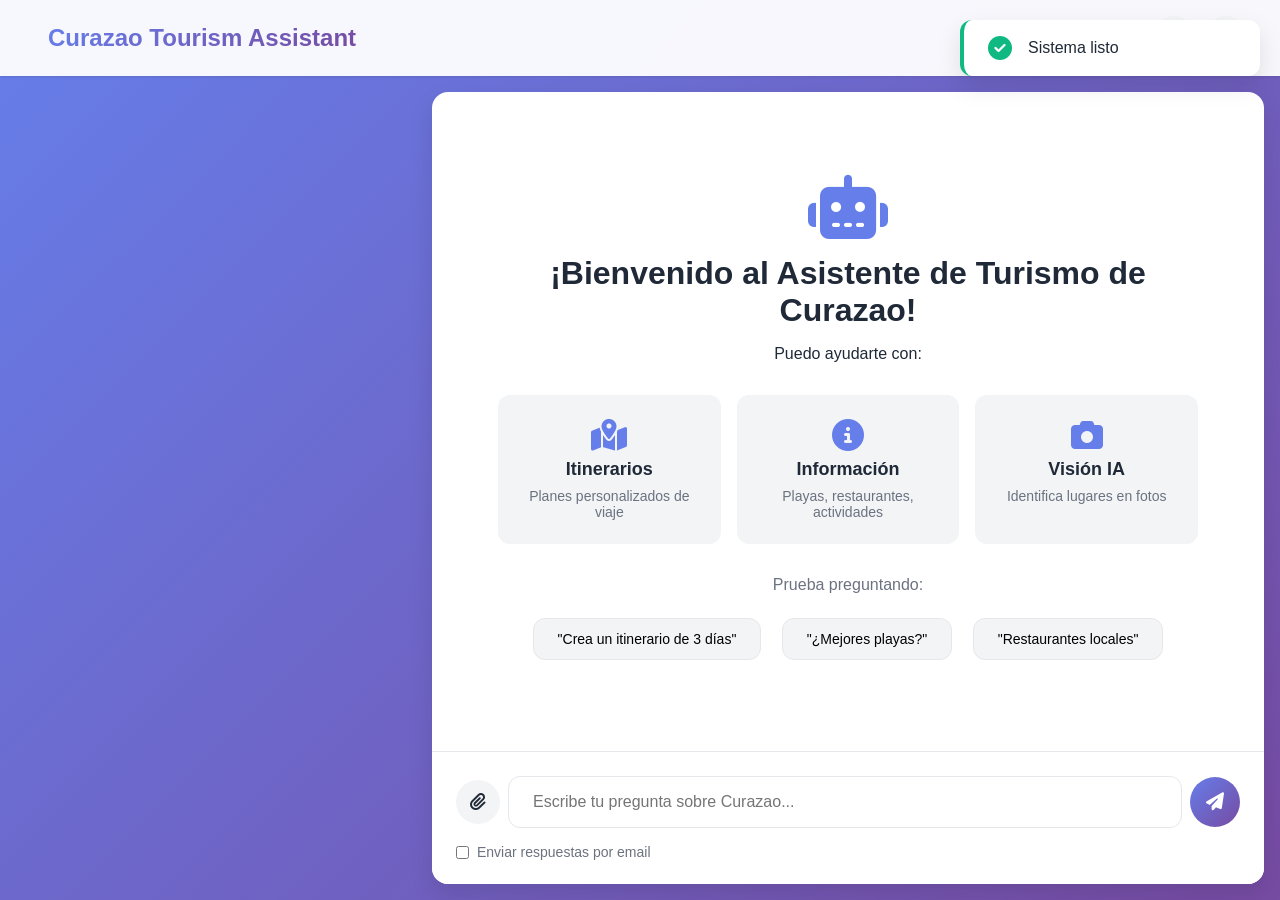
<file: frontend/index.html>
<!DOCTYPE html>
<html lang="es">
<head>
    <meta charset="UTF-8">
    <meta name="viewport" content="width=device-width, initial-scale=1.0">
    <title>Curazao Tourism Assistant - AI Chatbot</title>
    <link rel="stylesheet" href="styles.css">
    <link rel="stylesheet" href="https://cdnjs.cloudflare.com/ajax/libs/font-awesome/6.4.0/css/all.min.css">
</head>
<body>
    <div class="container">
        <!-- Header -->
        <header class="header">
            <div class="header-content">
                <div class="logo">
                    <i class="fas fa-island-tropical"></i>
                    <h1>Curazao Tourism Assistant</h1>
                </div>
                <div class="header-actions">
                    <button class="btn-icon" id="toggleVision" title="Clasificar Imagen">
                        <i class="fas fa-camera"></i>
                    </button>
                    <button class="btn-icon" id="toggleSettings" title="Configuración">
                        <i class="fas fa-cog"></i>
                    </button>
                </div>
            </div>
        </header>

        <div class="main-content">
            <!-- Sidebar con Vision -->
            <aside class="sidebar" id="visionSidebar">
                <div class="sidebar-header">
                    <h2><i class="fas fa-image"></i> Clasificador de Imágenes</h2>
                    <button class="btn-close" id="closeSidebar">
                        <i class="fas fa-times"></i>
                    </button>
                </div>

                <div class="vision-content">
                    <div class="upload-area" id="uploadArea">
                        <i class="fas fa-cloud-upload-alt"></i>
                        <p>Arrastra una imagen aquí o haz clic para seleccionar</p>
                        <input type="file" id="imageInput" accept="image/*" hidden>
                        <button class="btn-primary" id="selectImageBtn">
                            <i class="fas fa-folder-open"></i> Seleccionar Imagen
                        </button>
                    </div>

                    <div class="preview-area" id="previewArea" style="display: none;">
                        <div class="image-preview">
                            <img id="previewImage" alt="Preview">
                            <button class="btn-remove" id="removeImage">
                                <i class="fas fa-trash"></i>
                            </button>
                        </div>
                        <div style="display: flex; gap: 10px; width: 100%;">
                            <button class="btn-success" id="classifyBtn" style="flex: 1;">
                                <i class="fas fa-magic"></i> Clasificar
                            </button>
                            <button class="btn-primary" id="sendToChatBtn" style="flex: 1;">
                                <i class="fas fa-comments"></i> Enviar al Chat
                            </button>
                        </div>
                    </div>

                    <div class="results-area" id="resultsArea" style="display: none;">
                        <h3><i class="fas fa-chart-bar"></i> Resultados</h3>
                        <div class="prediction-card" id="topPrediction"></div>
                        <div class="all-predictions" id="allPredictions"></div>
                        <div class="model-info" id="modelInfo"></div>
                    </div>

                    <div class="loading-spinner" id="visionLoader" style="display: none;">
                        <div class="spinner"></div>
                        <p>Clasificando imagen...</p>
                    </div>
                </div>
            </aside>

            <!-- Chat Principal -->
            <main class="chat-container">
                <!-- Welcome Screen -->
                <div class="welcome-screen" id="welcomeScreen">
                    <div class="welcome-content">
                        <i class="fas fa-robot"></i>
                        <h2>¡Bienvenido al Asistente de Turismo de Curazao!</h2>
                        <p>Puedo ayudarte con:</p>
                        <div class="features">
                            <div class="feature-card">
                                <i class="fas fa-map-marked-alt"></i>
                                <h3>Itinerarios</h3>
                                <p>Planes personalizados de viaje</p>
                            </div>
                            <div class="feature-card">
                                <i class="fas fa-info-circle"></i>
                                <h3>Información</h3>
                                <p>Playas, restaurantes, actividades</p>
                            </div>
                            <div class="feature-card">
                                <i class="fas fa-camera"></i>
                                <h3>Visión IA</h3>
                                <p>Identifica lugares en fotos</p>
                            </div>
                        </div>
                        <div class="example-queries">
                            <p>Prueba preguntando:</p>
                            <button class="example-btn" data-query="Crea un itinerario de 3 días en Curazao">
                                "Crea un itinerario de 3 días"
                            </button>
                            <button class="example-btn" data-query="¿Cuáles son las mejores playas de Curazao?">
                                "¿Mejores playas?"
                            </button>
                            <button class="example-btn" data-query="Recomiéndame restaurantes locales">
                                "Restaurantes locales"
                            </button>
                        </div>
                    </div>
                </div>

                <!-- Chat Messages -->
                <div class="chat-messages" id="chatMessages" style="display: none;">
                    <!-- Los mensajes se añadirán dinámicamente aquí -->
                </div>

                <!-- Input Area -->
                <div class="input-area">
                    <div class="input-wrapper">
                        <button class="btn-icon" id="attachBtn" title="Adjuntar imagen">
                            <i class="fas fa-paperclip"></i>
                        </button>
                        <input
                            type="text"
                            id="messageInput"
                            placeholder="Escribe tu pregunta sobre Curazao..."
                            autocomplete="off"
                        >
                        <button class="btn-send" id="sendBtn">
                            <i class="fas fa-paper-plane"></i>
                        </button>
                    </div>
                    <div class="input-footer">
                        <label class="checkbox-label">
                            <input type="checkbox" id="enableEmail">
                            <span>Enviar respuestas por email</span>
                        </label>
                        <input
                            type="email"
                            id="emailInput"
                            placeholder="tu-email@ejemplo.com"
                            style="display: none;"
                        >
                    </div>
                </div>
            </main>
        </div>

        <!-- Settings Modal -->
        <div class="modal" id="settingsModal" style="display: none;">
            <div class="modal-content">
                <div class="modal-header">
                    <h2><i class="fas fa-cog"></i> Configuración</h2>
                    <button class="btn-close" id="closeSettings">
                        <i class="fas fa-times"></i>
                    </button>
                </div>
                <div class="modal-body">
                    <div class="setting-group">
                        <label for="apiUrl">URL de la API:</label>
                        <input type="text" id="apiUrl" value="http://localhost:8000">
                    </div>
                    <div class="setting-group">
                        <label for="apiKey">API Key (opcional):</label>
                        <input type="password" id="apiKey" placeholder="tu-api-key">
                    </div>
                    <div class="setting-group">
                        <label>
                            <input type="checkbox" id="darkMode">
                            Modo oscuro
                        </label>
                    </div>
                </div>
                <div class="modal-footer">
                    <button class="btn-secondary" id="resetSettings">
                        <i class="fas fa-undo"></i> Restablecer
                    </button>
                    <button class="btn-primary" id="saveSettings">
                        <i class="fas fa-save"></i> Guardar
                    </button>
                </div>
            </div>
        </div>

        <!-- Toast Notifications -->
        <div class="toast-container" id="toastContainer"></div>
    </div>

    <script src="app.js"></script>
</body>
</html>
</file>
<file: frontend/styles.css>
/* ============================================
   Variables y Reset
   ============================================ */
:root {
    --primary-color: #667eea;
    --secondary-color: #764ba2;
    --success-color: #10b981;
    --danger-color: #ef4444;
    --warning-color: #f59e0b;
    --info-color: #3b82f6;

    --bg-primary: #ffffff;
    --bg-secondary: #f3f4f6;
    --bg-tertiary: #e5e7eb;

    --text-primary: #1f2937;
    --text-secondary: #6b7280;
    --text-light: #9ca3af;

    --border-color: #e5e7eb;
    --shadow: 0 1px 3px rgba(0,0,0,0.1);
    --shadow-lg: 0 10px 25px rgba(0,0,0,0.1);

    --radius: 12px;
    --radius-sm: 8px;
    --radius-lg: 16px;
}

* {
    margin: 0;
    padding: 0;
    box-sizing: border-box;
}

body {
    font-family: -apple-system, BlinkMacSystemFont, 'Segoe UI', Roboto, 'Helvetica Neue', Arial, sans-serif;
    background: linear-gradient(135deg, var(--primary-color) 0%, var(--secondary-color) 100%);
    min-height: 100vh;
    color: var(--text-primary);
}

/* ============================================
   Container
   ============================================ */
.container {
    max-width: 1400px;
    margin: 0 auto;
    height: 100vh;
    display: flex;
    flex-direction: column;
}

/* ============================================
   Header
   ============================================ */
.header {
    background: rgba(255, 255, 255, 0.95);
    backdrop-filter: blur(10px);
    padding: 1rem 2rem;
    box-shadow: var(--shadow);
}

.header-content {
    display: flex;
    justify-content: space-between;
    align-items: center;
}

.logo {
    display: flex;
    align-items: center;
    gap: 1rem;
}

.logo i {
    font-size: 2rem;
    color: var(--primary-color);
}

.logo h1 {
    font-size: 1.5rem;
    background: linear-gradient(135deg, var(--primary-color), var(--secondary-color));
    -webkit-background-clip: text;
    -webkit-text-fill-color: transparent;
    background-clip: text;
}

.header-actions {
    display: flex;
    gap: 0.5rem;
}

/* ============================================
   Main Content
   ============================================ */
.main-content {
    flex: 1;
    display: flex;
    gap: 1rem;
    padding: 1rem;
    overflow: hidden;
}

/* ============================================
   Sidebar (Vision)
   ============================================ */
.sidebar {
    width: 400px;
    background: var(--bg-primary);
    border-radius: var(--radius-lg);
    box-shadow: var(--shadow-lg);
    display: flex;
    flex-direction: column;
    transform: translateX(-120%);
    transition: transform 0.3s ease;
}

.sidebar.active {
    transform: translateX(0);
}

.sidebar-header {
    padding: 1.5rem;
    border-bottom: 1px solid var(--border-color);
    display: flex;
    justify-content: space-between;
    align-items: center;
}

.sidebar-header h2 {
    font-size: 1.25rem;
    display: flex;
    align-items: center;
    gap: 0.5rem;
}

.vision-content {
    flex: 1;
    padding: 1.5rem;
    overflow-y: auto;
}

/* Upload Area */
.upload-area {
    border: 2px dashed var(--border-color);
    border-radius: var(--radius);
    padding: 3rem 2rem;
    text-align: center;
    transition: all 0.3s ease;
    cursor: pointer;
}

.upload-area:hover {
    border-color: var(--primary-color);
    background: var(--bg-secondary);
}

.upload-area.drag-over {
    border-color: var(--primary-color);
    background: var(--bg-secondary);
    transform: scale(1.02);
}

.upload-area i {
    font-size: 3rem;
    color: var(--primary-color);
    margin-bottom: 1rem;
}

.upload-area p {
    color: var(--text-secondary);
    margin-bottom: 1rem;
}

/* Preview Area */
.preview-area {
    text-align: center;
}

.image-preview {
    position: relative;
    margin-bottom: 1rem;
}

.image-preview img {
    max-width: 100%;
    max-height: 300px;
    border-radius: var(--radius);
    box-shadow: var(--shadow);
}

.btn-remove {
    position: absolute;
    top: 10px;
    right: 10px;
    background: var(--danger-color);
    color: white;
    border: none;
    width: 40px;
    height: 40px;
    border-radius: 50%;
    cursor: pointer;
    transition: transform 0.2s;
}

.btn-remove:hover {
    transform: scale(1.1);
}

/* Results Area */
.results-area {
    animation: fadeIn 0.3s ease;
}

.results-area h3 {
    margin-bottom: 1rem;
    display: flex;
    align-items: center;
    gap: 0.5rem;
}

.prediction-card {
    background: linear-gradient(135deg, var(--primary-color), var(--secondary-color));
    color: white;
    padding: 1.5rem;
    border-radius: var(--radius);
    margin-bottom: 1rem;
    text-align: center;
}

.prediction-card h4 {
    font-size: 1.5rem;
    margin-bottom: 0.5rem;
}

.prediction-card .confidence {
    font-size: 2rem;
    font-weight: bold;
}

.all-predictions {
    background: var(--bg-secondary);
    padding: 1rem;
    border-radius: var(--radius);
    margin-bottom: 1rem;
}

.prediction-item {
    display: flex;
    justify-content: space-between;
    align-items: center;
    padding: 0.75rem 0;
    border-bottom: 1px solid var(--border-color);
}

.prediction-item:last-child {
    border-bottom: none;
}

.prediction-bar {
    width: 100%;
    height: 8px;
    background: var(--bg-tertiary);
    border-radius: 4px;
    overflow: hidden;
    margin-top: 0.25rem;
}

.prediction-fill {
    height: 100%;
    background: var(--primary-color);
    transition: width 0.3s ease;
}

.model-info {
    background: var(--bg-secondary);
    padding: 1rem;
    border-radius: var(--radius);
    font-size: 0.875rem;
    color: var(--text-secondary);
}

/* ============================================
   Chat Container
   ============================================ */
.chat-container {
    flex: 1;
    background: var(--bg-primary);
    border-radius: var(--radius-lg);
    box-shadow: var(--shadow-lg);
    display: flex;
    flex-direction: column;
    overflow: hidden;
}

/* Welcome Screen */
.welcome-screen {
    flex: 1;
    display: flex;
    align-items: center;
    justify-content: center;
    padding: 2rem;
}

.welcome-content {
    text-align: center;
    max-width: 700px;
}

.welcome-content > i {
    font-size: 4rem;
    color: var(--primary-color);
    margin-bottom: 1rem;
}

.welcome-content h2 {
    font-size: 2rem;
    margin-bottom: 1rem;
    color: var(--text-primary);
}

.features {
    display: grid;
    grid-template-columns: repeat(auto-fit, minmax(200px, 1fr));
    gap: 1rem;
    margin: 2rem 0;
}

.feature-card {
    background: var(--bg-secondary);
    padding: 1.5rem;
    border-radius: var(--radius);
    transition: transform 0.2s;
}

.feature-card:hover {
    transform: translateY(-5px);
}

.feature-card i {
    font-size: 2rem;
    color: var(--primary-color);
    margin-bottom: 0.5rem;
}

.feature-card h3 {
    font-size: 1.125rem;
    margin-bottom: 0.5rem;
}

.feature-card p {
    color: var(--text-secondary);
    font-size: 0.875rem;
}

.example-queries {
    margin-top: 2rem;
}

.example-queries p {
    color: var(--text-secondary);
    margin-bottom: 1rem;
}

.example-btn {
    background: var(--bg-secondary);
    border: 1px solid var(--border-color);
    padding: 0.75rem 1.5rem;
    margin: 0.5rem;
    border-radius: var(--radius);
    cursor: pointer;
    transition: all 0.2s;
    font-size: 0.875rem;
}

.example-btn:hover {
    background: var(--primary-color);
    color: white;
    border-color: var(--primary-color);
}

/* Chat Messages */
.chat-messages {
    flex: 1;
    overflow-y: auto;
    padding: 2rem;
    scroll-behavior: smooth;
}

.message {
    display: flex;
    margin-bottom: 1.5rem;
    animation: slideIn 0.3s ease;
}

.message.user {
    flex-direction: row-reverse;
}

.message-avatar {
    width: 40px;
    height: 40px;
    border-radius: 50%;
    display: flex;
    align-items: center;
    justify-content: center;
    font-size: 1.25rem;
    flex-shrink: 0;
}

.message.user .message-avatar {
    background: linear-gradient(135deg, var(--primary-color), var(--secondary-color));
    color: white;
}

.message.bot .message-avatar {
    background: var(--bg-secondary);
    color: var(--primary-color);
}

.message-content {
    max-width: 70%;
    margin: 0 1rem;
}

.message.user .message-content {
    text-align: right;
}

.message-bubble {
    display: inline-block;
    padding: 1rem 1.5rem;
    border-radius: var(--radius);
    word-wrap: break-word;
}

.message.user .message-bubble {
    background: linear-gradient(135deg, var(--primary-color), var(--secondary-color));
    color: white;
    border-bottom-right-radius: 4px;
}

.message.bot .message-bubble {
    background: var(--bg-secondary);
    color: var(--text-primary);
    border-bottom-left-radius: 4px;
}

.message-time {
    font-size: 0.75rem;
    color: var(--text-light);
    margin-top: 0.5rem;
}

.message-meta {
    font-size: 0.75rem;
    color: var(--text-light);
    margin-top: 0.5rem;
    display: flex;
    gap: 1rem;
    align-items: center;
}

.message.user .message-meta {
    justify-content: flex-end;
}

/* Typing Indicator */
.typing-indicator {
    display: flex;
    align-items: center;
    gap: 0.5rem;
    padding: 1rem 1.5rem;
    background: var(--bg-secondary);
    border-radius: var(--radius);
    width: fit-content;
}

.typing-dot {
    width: 8px;
    height: 8px;
    background: var(--text-light);
    border-radius: 50%;
    animation: typing 1.4s infinite;
}

.typing-dot:nth-child(2) {
    animation-delay: 0.2s;
}

.typing-dot:nth-child(3) {
    animation-delay: 0.4s;
}

/* ============================================
   Input Area
   ============================================ */
.input-area {
    padding: 1.5rem;
    border-top: 1px solid var(--border-color);
    background: var(--bg-primary);
}

.input-wrapper {
    display: flex;
    gap: 0.5rem;
    align-items: center;
}

.input-wrapper input {
    flex: 1;
    padding: 1rem 1.5rem;
    border: 1px solid var(--border-color);
    border-radius: var(--radius);
    font-size: 1rem;
    outline: none;
    transition: border-color 0.2s;
}

.input-wrapper input:focus {
    border-color: var(--primary-color);
}

.input-footer {
    margin-top: 1rem;
    display: flex;
    gap: 1rem;
    align-items: center;
}

.checkbox-label {
    display: flex;
    align-items: center;
    gap: 0.5rem;
    cursor: pointer;
    font-size: 0.875rem;
    color: var(--text-secondary);
}

.input-footer input[type="email"] {
    flex: 1;
    padding: 0.5rem 1rem;
    border: 1px solid var(--border-color);
    border-radius: var(--radius-sm);
    font-size: 0.875rem;
}

/* ============================================
   Buttons
   ============================================ */
button {
    border: none;
    cursor: pointer;
    transition: all 0.2s;
    font-family: inherit;
}

.btn-icon {
    width: 44px;
    height: 44px;
    border-radius: 50%;
    background: var(--bg-secondary);
    color: var(--text-primary);
    display: flex;
    align-items: center;
    justify-content: center;
    font-size: 1.125rem;
}

.btn-icon:hover {
    background: var(--bg-tertiary);
    transform: scale(1.05);
}

.btn-send {
    width: 50px;
    height: 50px;
    border-radius: 50%;
    background: linear-gradient(135deg, var(--primary-color), var(--secondary-color));
    color: white;
    display: flex;
    align-items: center;
    justify-content: center;
    font-size: 1.125rem;
}

.btn-send:hover {
    transform: scale(1.05);
    box-shadow: 0 4px 12px rgba(102, 126, 234, 0.4);
}

.btn-send:active {
    transform: scale(0.95);
}

.btn-primary, .btn-secondary, .btn-success {
    padding: 0.75rem 1.5rem;
    border-radius: var(--radius);
    font-weight: 600;
    display: inline-flex;
    align-items: center;
    gap: 0.5rem;
}

.btn-primary {
    background: linear-gradient(135deg, var(--primary-color), var(--secondary-color));
    color: white;
}

.btn-secondary {
    background: var(--bg-secondary);
    color: var(--text-primary);
}

.btn-success {
    background: var(--success-color);
    color: white;
}

.btn-primary:hover, .btn-success:hover {
    transform: translateY(-2px);
    box-shadow: 0 4px 12px rgba(0, 0, 0, 0.15);
}

.btn-close {
    background: transparent;
    color: var(--text-secondary);
    font-size: 1.25rem;
}

.btn-close:hover {
    color: var(--text-primary);
}

/* ============================================
   Modal
   ============================================ */
.modal {
    position: fixed;
    top: 0;
    left: 0;
    width: 100%;
    height: 100%;
    background: rgba(0, 0, 0, 0.5);
    backdrop-filter: blur(4px);
    display: flex;
    align-items: center;
    justify-content: center;
    z-index: 1000;
    animation: fadeIn 0.2s ease;
}

.modal-content {
    background: var(--bg-primary);
    border-radius: var(--radius-lg);
    width: 90%;
    max-width: 500px;
    box-shadow: var(--shadow-lg);
    animation: slideUp 0.3s ease;
}

.modal-header {
    padding: 1.5rem;
    border-bottom: 1px solid var(--border-color);
    display: flex;
    justify-content: space-between;
    align-items: center;
}

.modal-body {
    padding: 1.5rem;
}

.modal-footer {
    padding: 1.5rem;
    border-top: 1px solid var(--border-color);
    display: flex;
    gap: 1rem;
    justify-content: flex-end;
}

.setting-group {
    margin-bottom: 1.5rem;
}

.setting-group label {
    display: block;
    margin-bottom: 0.5rem;
    color: var(--text-secondary);
    font-size: 0.875rem;
}

.setting-group input[type="text"],
.setting-group input[type="password"] {
    width: 100%;
    padding: 0.75rem 1rem;
    border: 1px solid var(--border-color);
    border-radius: var(--radius-sm);
    font-size: 1rem;
}

/* ============================================
   Loading Spinner
   ============================================ */
.loading-spinner {
    text-align: center;
    padding: 2rem;
}

.spinner {
    width: 50px;
    height: 50px;
    border: 4px solid var(--bg-tertiary);
    border-top-color: var(--primary-color);
    border-radius: 50%;
    animation: spin 1s linear infinite;
    margin: 0 auto 1rem;
}

/* ============================================
   Toast Notifications
   ============================================ */
.toast-container {
    position: fixed;
    top: 20px;
    right: 20px;
    z-index: 2000;
}

.toast {
    background: white;
    padding: 1rem 1.5rem;
    border-radius: var(--radius);
    box-shadow: var(--shadow-lg);
    margin-bottom: 1rem;
    min-width: 300px;
    animation: slideInRight 0.3s ease;
    display: flex;
    align-items: center;
    gap: 1rem;
}

.toast.success {
    border-left: 4px solid var(--success-color);
}

.toast.error {
    border-left: 4px solid var(--danger-color);
}

.toast.info {
    border-left: 4px solid var(--info-color);
}

.toast i {
    font-size: 1.5rem;
}

.toast.success i {
    color: var(--success-color);
}

.toast.error i {
    color: var(--danger-color);
}

.toast.info i {
    color: var(--info-color);
}

/* ============================================
   Animations
   ============================================ */
@keyframes fadeIn {
    from {
        opacity: 0;
    }
    to {
        opacity: 1;
    }
}

@keyframes slideIn {
    from {
        opacity: 0;
        transform: translateY(20px);
    }
    to {
        opacity: 1;
        transform: translateY(0);
    }
}

@keyframes slideUp {
    from {
        opacity: 0;
        transform: translateY(50px);
    }
    to {
        opacity: 1;
        transform: translateY(0);
    }
}

@keyframes slideInRight {
    from {
        opacity: 0;
        transform: translateX(100px);
    }
    to {
        opacity: 1;
        transform: translateX(0);
    }
}

@keyframes spin {
    to {
        transform: rotate(360deg);
    }
}

@keyframes typing {
    0%, 60%, 100% {
        transform: translateY(0);
    }
    30% {
        transform: translateY(-10px);
    }
}

/* ============================================
   Scrollbar
   ============================================ */
::-webkit-scrollbar {
    width: 8px;
}

::-webkit-scrollbar-track {
    background: var(--bg-secondary);
}

::-webkit-scrollbar-thumb {
    background: var(--text-light);
    border-radius: 4px;
}

::-webkit-scrollbar-thumb:hover {
    background: var(--text-secondary);
}

/* ============================================
   Responsive
   ============================================ */
@media (max-width: 768px) {
    .sidebar {
        position: fixed;
        top: 0;
        left: 0;
        height: 100vh;
        z-index: 999;
        width: 100%;
        max-width: 400px;
    }

    .main-content {
        flex-direction: column;
    }

    .message-content {
        max-width: 85%;
    }

    .features {
        grid-template-columns: 1fr;
    }
}
</file>
